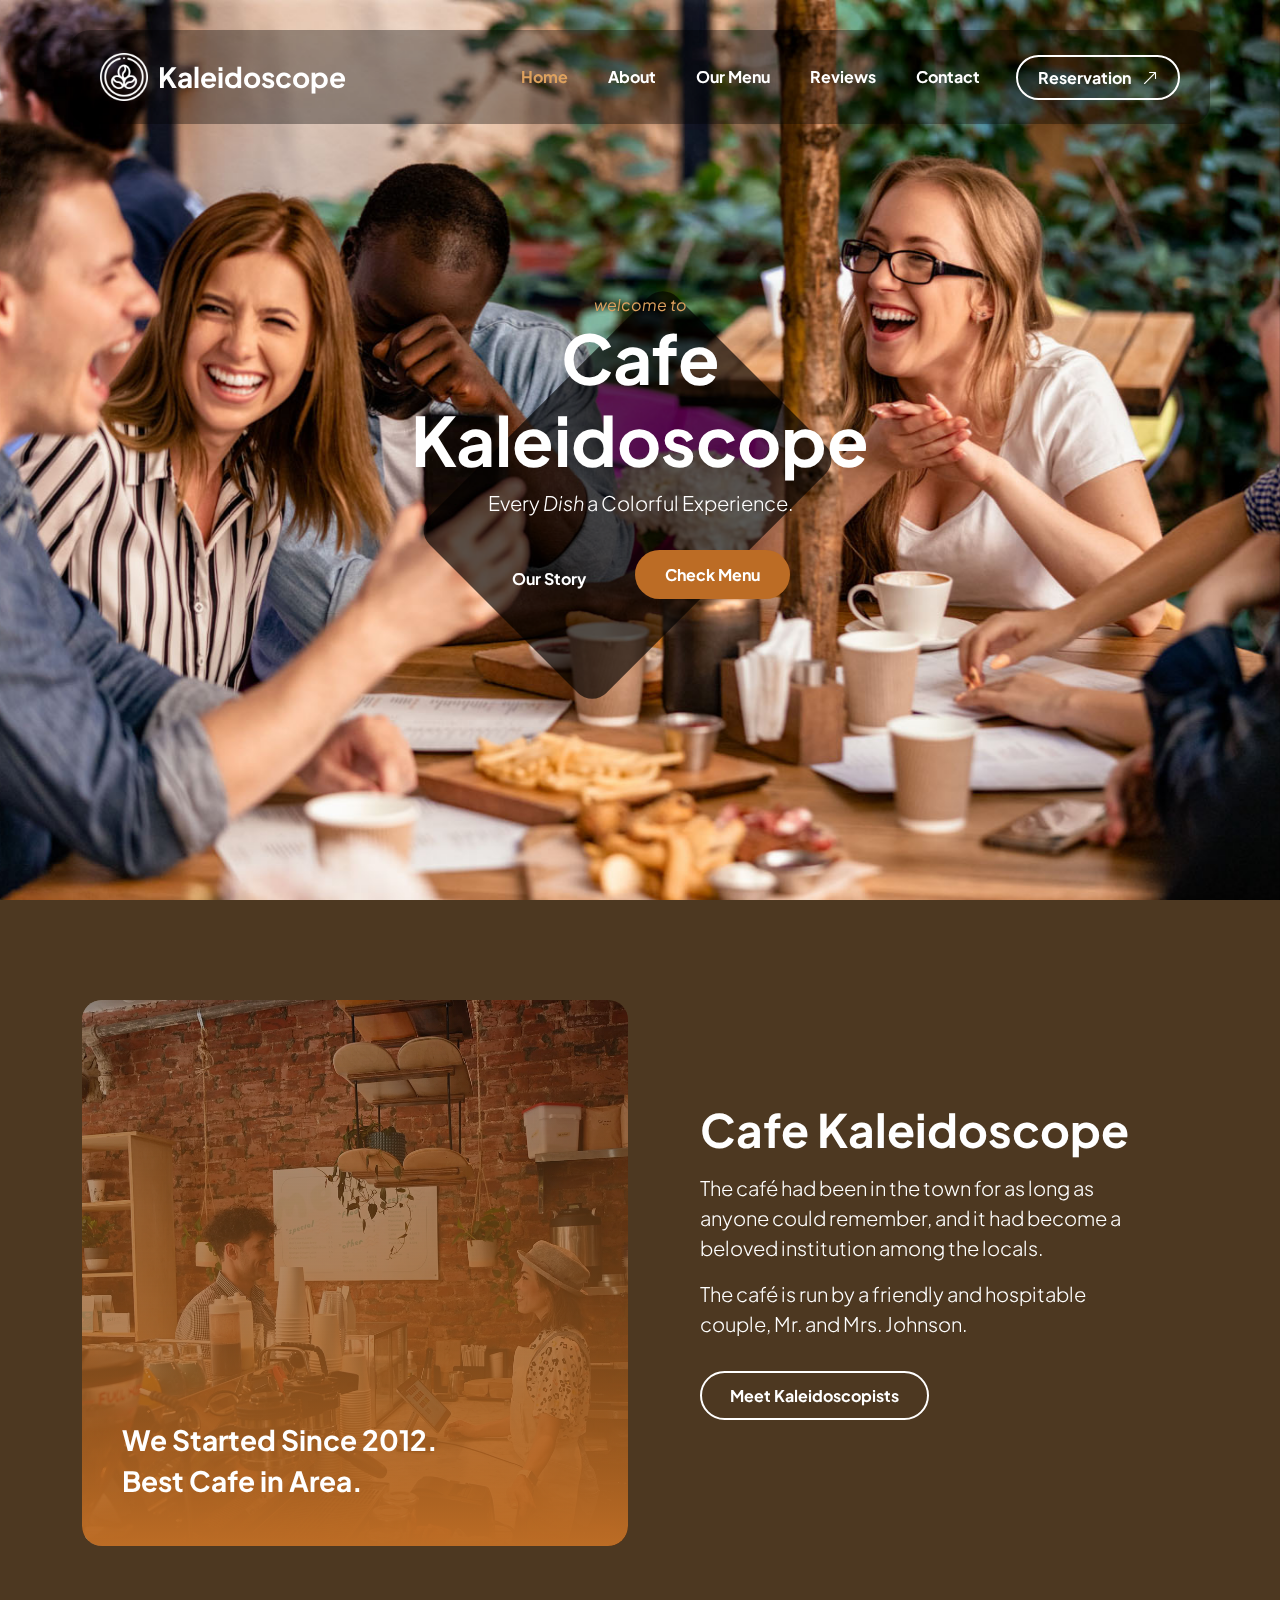
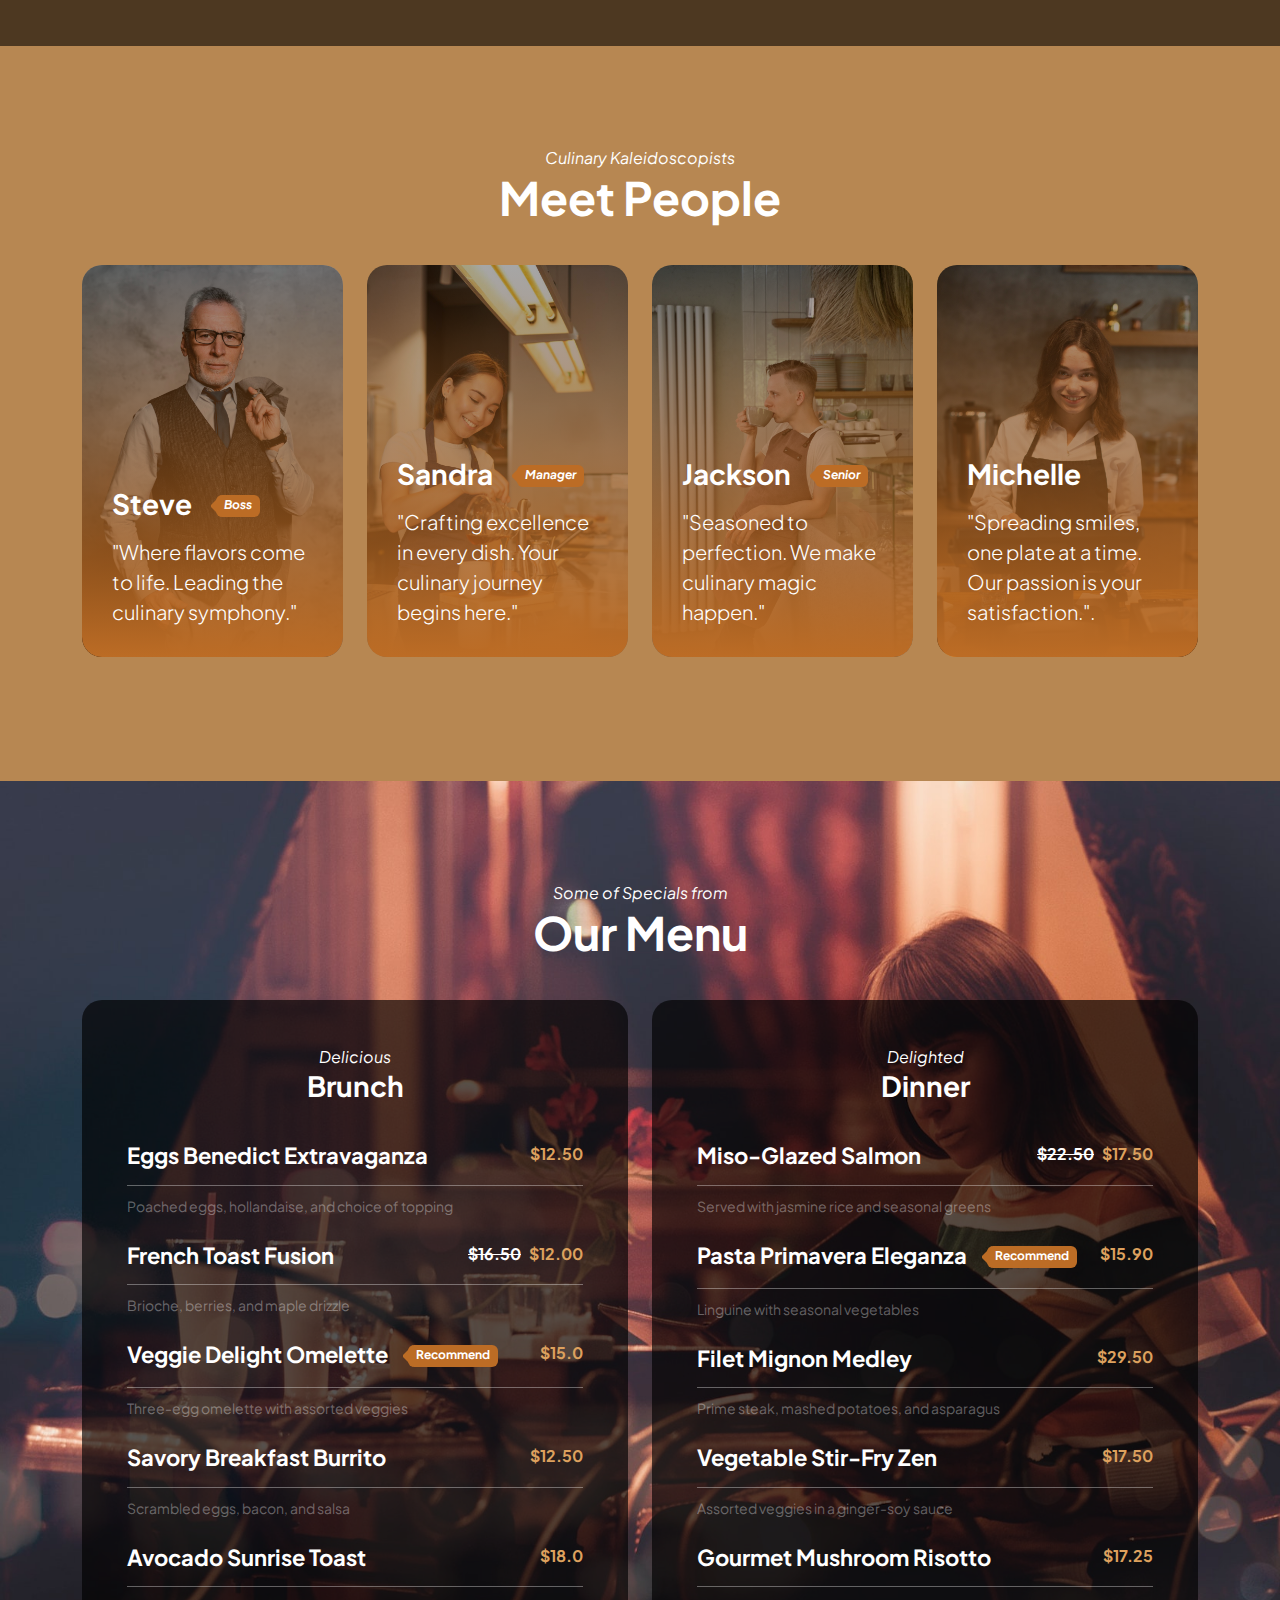
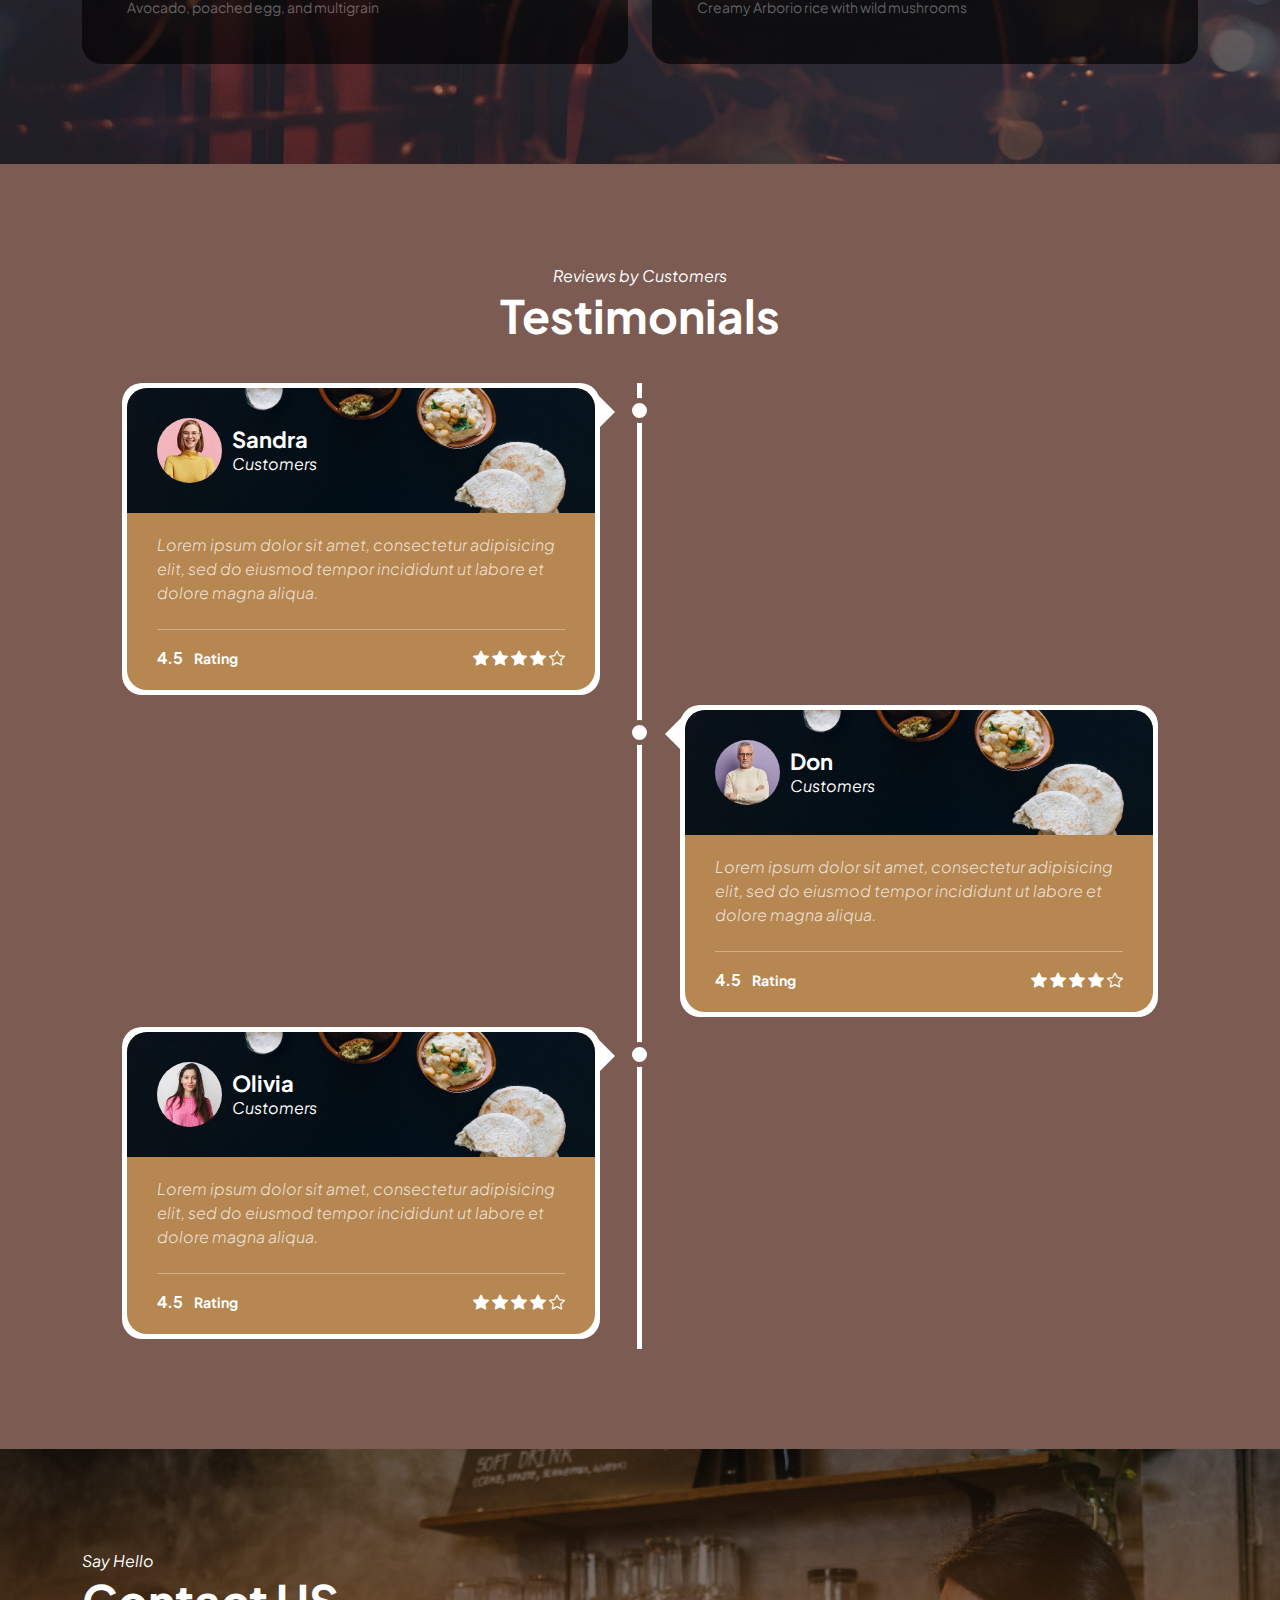
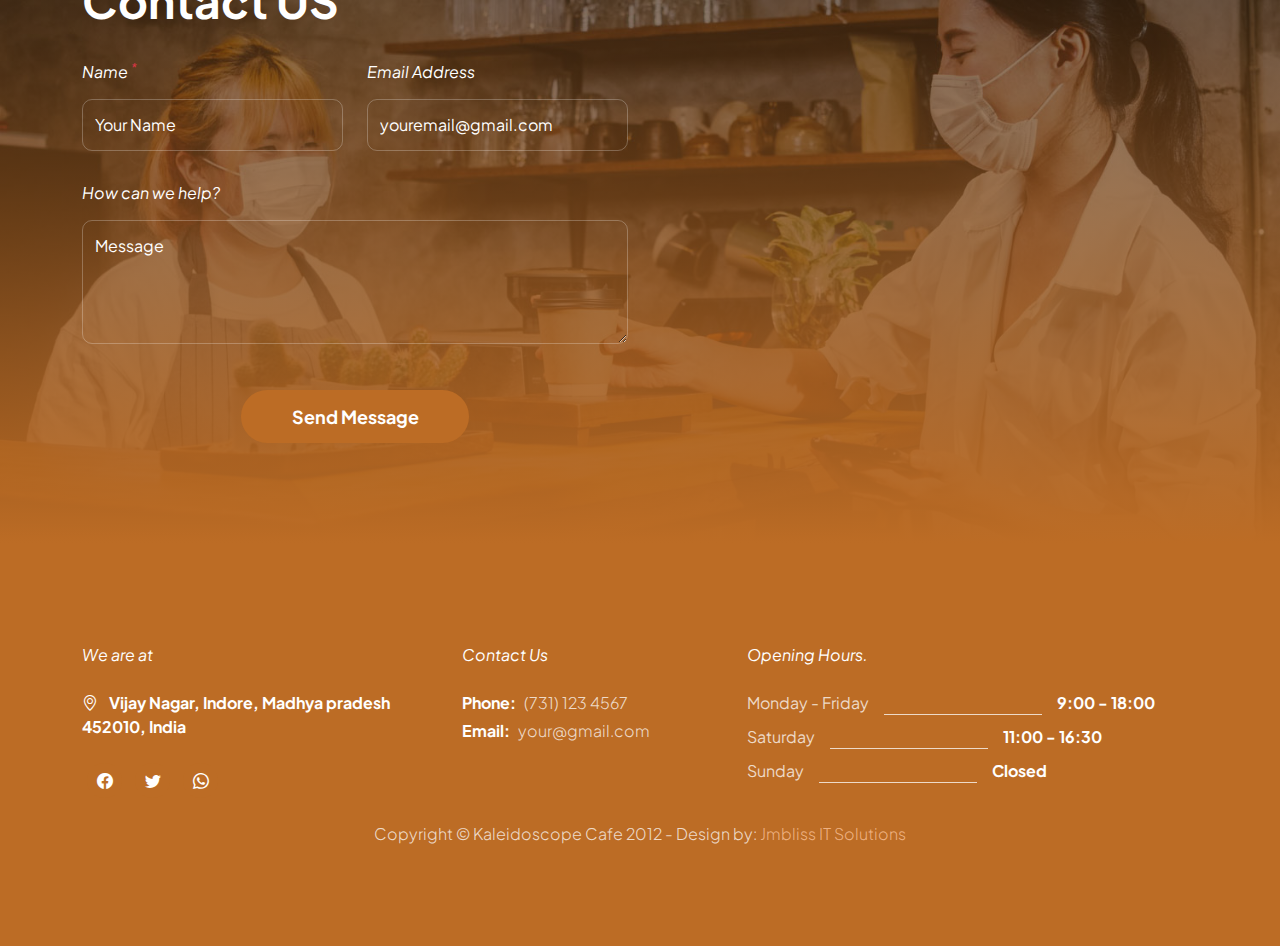
<file: index.html>
<!doctype html>
<html lang="en">
    <head>
        <meta charset="utf-8">
        <meta name="viewport" content="width=device-width, initial-scale=1">

        <meta name="description" content="">
        <meta name="author" content="">

        <title>Cafe Kaleidoscope HTML CSS Template</title>

        <!-- CSS FILES -->                
        <link rel="preconnect" href="https://fonts.googleapis.com">
        
        <link rel="preconnect" href="https://fonts.gstatic.com" crossorigin>

        <link href="https://fonts.googleapis.com/css2?family=Plus+Jakarta+Sans:ital,wght@0,200;0,400;0,600;0,700;1,200;1,700&display=swap" rel="stylesheet">
            
        <link href="css/bootstrap.min.css" rel="stylesheet">

        <link href="css/bootstrap-icons.css" rel="stylesheet">

        <link href="css/vegas.min.css" rel="stylesheet">

        <link href="css/style.css" rel="stylesheet">
        
<!--
Cafe Kaleidoscope HTML CSS Template

by JMBLISS IT SOLUTIONS reach us @https://jmbliss.com/

-->
    </head>
    
    <body>
                
            <main>
                <nav class="navbar navbar-expand-lg">                
                    <div class="container">
                        <a class="navbar-brand d-flex align-items-center" href="index.html">
                            <img src="images/coffee-beans.png" class="navbar-brand-image img-fluid" alt="Kaleidoscope Cafe Template">
                            Kaleidoscope
                        </a>
        
                        <button class="navbar-toggler" type="button" data-bs-toggle="collapse" data-bs-target="#navbarNav" aria-controls="navbarNav" aria-expanded="false" aria-label="Toggle navigation">
                            <span class="navbar-toggler-icon"></span>
                        </button>
        
                        <div class="collapse navbar-collapse" id="navbarNav">
                            <ul class="navbar-nav ms-lg-auto">
                                <li class="nav-item">
                                    <a class="nav-link click-scroll" href="#section_1">Home</a>
                                </li>
        
                                <li class="nav-item">
                                    <a class="nav-link click-scroll" href="#section_2">About</a>
                                </li>

                                <li class="nav-item">
                                    <a class="nav-link click-scroll" href="#section_3">Our Menu</a>
                                </li>

                                <li class="nav-item">
                                    <a class="nav-link click-scroll" href="#section_4">Reviews</a>
                                </li>

                                <li class="nav-item">
                                    <a class="nav-link click-scroll" href="#section_5">Contact</a>
                                </li>
                            </ul>

                            <div class="ms-lg-3">
                                <a class="btn custom-btn custom-border-btn" href="reservation.html">
                                    Reservation
                                    <i class="bi-arrow-up-right ms-2"></i>
                                </a>
                            </div>
                        </div>
                    </div>
                </nav>


                <section class="hero-section d-flex justify-content-center align-items-center" id="section_1">

                    <div class="container">
                        <div class="row align-items-center">

                            <div class="col-lg-6 col-12 mx-auto">
                                <em class="small-text">welcome to </em>
                                
                                <h1>Cafe Kaleidoscope</h1>

                                <p class="text-white mb-4 pb-lg-2">
                                    Every <em>Dish</em> a Colorful Experience.
                                </p>

                                <a class="btn custom-btn custom-border-btn smoothscroll me-3" href="#section_2">
                                    Our Story
                                </a>

                                <a class="btn custom-btn smoothscroll me-2 mb-2" href="#section_3"><strong>Check Menu</strong></a>
                            </div>

                        </div>
                    </div>

                    <div class="hero-slides"></div>
                </section>


                <section class="about-section section-padding" id="section_2">
                    <div class="section-overlay"></div>
                    <div class="container">
                        <div class="row align-items-center">

                            <div class="col-lg-6 col-12">
                                <div class="ratio ratio-1x1">
                                    <video autoplay="" loop="" muted="" class="custom-video" poster="">
                                        <source src="videos/pexels-mike-jones-9046237.mp4" type="video/mp4">

                                        Your browser does not support the video tag.
                                    </video>

                                    <div class="about-video-info d-flex flex-column">
                                        <h4 class="mt-auto">We Started Since 2012.</h4>

                                        <h4>Best Cafe in Area.</h4>
                                    </div>
                                </div>
                            </div>

                            <div class="col-lg-5 col-12 mt-4 mt-lg-0 mx-auto">

                                <h2 class="text-white mb-3">Cafe Kaleidoscope</h2>

                                <p class="text-white">The café had been in the town for as long as anyone could remember, and it had become a beloved institution among the locals.</p>

                                <p class="text-white">The café is run by a friendly and hospitable couple, Mr. and Mrs. Johnson.</p>

                                <a href="#kaleidoscopists-team" class="smoothscroll btn custom-btn custom-border-btn mt-3 mb-4">Meet Kaleidoscopists</a>
                            </div>

                        </div>
                    </div>
                </section>


                <section class="barista-section section-padding section-bg" id="kaleidoscopists-team">
                    <div class="container">
                        <div class="row justify-content-center">

                            <div class="col-lg-12 col-12 text-center mb-4 pb-lg-2">
                                <em class="text-white">Culinary Kaleidoscopists</em>

                                <h2 class="text-white">Meet People</h2>
                            </div>

                            <div class="col-lg-3 col-md-6 col-12 mb-4">
                                <div class="team-block-wrap">
                                    <div class="team-block-info d-flex flex-column">
                                        <div class="d-flex mt-auto mb-3">
                                            <h4 class="text-white mb-0">Steve</h4>

                                            <p class="badge ms-4"><em>Boss</em></p>
                                        </div>

                                        <p class="text-white mb-0">"Where flavors come to life. Leading the culinary symphony."</p>
                                    </div>

                                    <div class="team-block-image-wrap">
                                        <img src="images/team/portrait-elegant-old-man-wearing-suit.jpg" class="team-block-image img-fluid" alt="">
                                    </div>
                                </div>
                            </div>

                            <div class="col-lg-3 col-md-6 col-12 mb-4">
                                <div class="team-block-wrap">
                                    <div class="team-block-info d-flex flex-column">
                                        <div class="d-flex mt-auto mb-3">
                                            <h4 class="text-white mb-0">Sandra</h4>

                                            <p class="badge ms-4"><em>Manager</em></p>
                                        </div>

                                        <p class="text-white mb-0">"Crafting excellence in every dish. Your culinary journey begins here."</p>
                                    </div>

                                    <div class="team-block-image-wrap">
                                        <img src="images/team/cute-korean-barista-girl-pouring-coffee-prepare-filter-batch-brew-pour-working-cafe.jpg" class="team-block-image img-fluid" alt="">
                                    </div>
                                </div>
                            </div>

                            <div class="col-lg-3 col-md-6 col-12 mb-4">
                                <div class="team-block-wrap">
                                    <div class="team-block-info d-flex flex-column">
                                        <div class="d-flex mt-auto mb-3">
                                            <h4 class="text-white mb-0">Jackson</h4>

                                            <p class="badge ms-4"><em>Senior</em></p>
                                        </div>

                                        <p class="text-white mb-0">"Seasoned to perfection. We make culinary magic happen."</p>
                                    </div>

                                    <div class="team-block-image-wrap">
                                        <img src="images/team/small-business-owner-drinking-coffee.jpg" class="team-block-image img-fluid" alt="">
                                    </div>
                                </div>
                            </div>

                            <div class="col-lg-3 col-md-6 col-12">
                                <div class="team-block-wrap">
                                    <div class="team-block-info d-flex flex-column">
                                        <div class="d-flex mt-auto mb-3">
                                            <h4 class="text-white mb-0">Michelle</h4>

                                        </div>

                                        <p class="text-white mb-0">"Spreading smiles, one plate at a time. Our passion is your satisfaction.".</p>
                                    </div>

                                    <div class="team-block-image-wrap">
                                        <img src="images/team/smiley-business-woman-working-cashier.jpg" class="team-block-image img-fluid" alt="">
                                    </div>
                                </div>
                            </div>

                        </div>
                    </div>
                </section>


                <section class="menu-section section-padding" id="section_3">
                    <div class="container">
                        <div class="row">
                            <div class="col-lg-12 col-12 text-center mb-4 pb-lg-2">
                                <em class="text-white">Some of Specials from</em>

                                <h2 class="text-white">Our Menu</h2>
                            </div>

                            <div class="col-lg-6 col-12 mb-4 mb-lg-0">
                                <div class="menu-block-wrap">
                                    <div class="text-center mb-4 pb-lg-2">
                                        <em class="text-white">Delicious</em>
                                        <h4 class="text-white">Brunch</h4>
                                    </div>

                                    <div class="menu-block">
                                        <div class="d-flex">
                                            <h6>Eggs Benedict Extravaganza</h6>
                                        
                                            <span class="underline"></span>

                                            <strong class="ms-auto">$12.50</strong>
                                        </div>

                                        <div class="border-top mt-2 pt-2">
                                            <small>Poached eggs, hollandaise, and choice of topping</small>
                                        </div>
                                    </div>

                                    <div class="menu-block my-4">
                                        <div class="d-flex">
                                            <h6>
                                                French Toast Fusion 
                                            </h6>
                                        
                                            <span class="underline"></span>

                                            <strong class="text-white ms-auto"><del>$16.50</del></strong>

                                            <strong class="ms-2">$12.00</strong>
                                        </div>

                                        <div class="border-top mt-2 pt-2">
                                            <small>Brioche, berries, and maple drizzle</small>
                                        </div>
                                    </div>

                                    <div class="menu-block">
                                        <div class="d-flex">
                                            <h6>Veggie Delight Omelette
                                                <span class="badge ms-3">Recommend</span>
                                            </h6>
                                        
                                            <span class="underline"></span>

                                            <strong class="ms-auto">$15.0</strong>
                                        </div>

                                        <div class="border-top mt-2 pt-2">
                                            <small>Three-egg omelette with assorted veggies</small>
                                        </div>
                                    </div>

                                    <div class="menu-block my-4">
                                        <div class="d-flex">
                                            <h6>Savory Breakfast Burrito</h6>
                                        
                                            <span class="underline"></span>

                                            <strong class="ms-auto">$12.50</strong>
                                        </div>

                                        <div class="border-top mt-2 pt-2">
                                            <small>Scrambled eggs, bacon, and salsa</small>
                                        </div>
                                    </div>

                                    <div class="menu-block">
                                        <div class="d-flex">
                                            <h6>Avocado Sunrise Toast</h6>
                                        
                                            <span class="underline"></span>

                                            <strong class="ms-auto">$18.0</strong>
                                        </div>

                                        <div class="border-top mt-2 pt-2">
                                            <small>Avocado, poached egg, and multigrain</small>
                                        </div>
                                    </div>
                                </div>
                            </div>

                            <div class="col-lg-6 col-12">
                                <div class="menu-block-wrap">
                                    <div class="text-center mb-4 pb-lg-2">
                                        <em class="text-white">Delighted</em>
                                        <h4 class="text-white">Dinner</h4>
                                    </div>

                                    <div class="menu-block">
                                        <div class="d-flex">
                                            <h6>Miso-Glazed Salmon</h6>
                                        
                                            <span class="underline"></span>

                                            <strong class="text-white ms-auto"><del>$22.50</del></strong>

                                            <strong class="ms-2">$17.50</strong>
                                        </div>

                                        <div class="border-top mt-2 pt-2">
                                            <small>Served with jasmine rice and seasonal greens</small>
                                        </div>
                                    </div>

                                    <div class="menu-block my-4">
                                        <div class="d-flex">
                                            <h6>
                                                Pasta Primavera Eleganza
                                                <span class="badge ms-3">Recommend</span>
                                            </h6>
                                        
                                            <span class="underline"></span>

                                            <strong class="ms-auto">$15.90</strong>
                                        </div>

                                        <div class="border-top mt-2 pt-2">
                                            <small>Linguine with seasonal vegetables</small>
                                        </div>
                                    </div>

                                    <div class="menu-block">
                                        <div class="d-flex">
                                            <h6>Filet Mignon Medley</h6>
                                        
                                            <span class="underline"></span>

                                            <strong class="ms-auto">$29.50</strong>
                                        </div>

                                        <div class="border-top mt-2 pt-2">
                                            <small>Prime steak, mashed potatoes, and asparagus</small>
                                        </div>
                                    </div>

                                    <div class="menu-block my-4">
                                        <div class="d-flex">
                                            <h6>Vegetable Stir-Fry Zen</h6>
                                        
                                            <span class="underline"></span>

                                            <strong class="ms-auto">$17.50</strong>
                                        </div>

                                        <div class="border-top mt-2 pt-2">
                                            <small>Assorted veggies in a ginger-soy sauce</small>
                                        </div>
                                    </div>

                                    <div class="menu-block">
                                        <div class="d-flex">
                                            <h6>Gourmet Mushroom Risotto</h6>
                                        
                                            <span class="underline"></span>

                                            <strong class="ms-auto">$17.25</strong>
                                        </div>

                                        <div class="border-top mt-2 pt-2">
                                            <small>Creamy Arborio rice with wild mushrooms</small>
                                        </div>
                                    </div>
                                </div>
                            </div>

                        </div>
                    </div>
                </section>


                <section class="reviews-section section-padding section-bg" id="section_4">
                    <div class="container">
                        <div class="row justify-content-center">

                            <div class="col-lg-12 col-12 text-center mb-4 pb-lg-2">
                                <em class="text-white">Reviews by Customers</em>

                                <h2 class="text-white">Testimonials</h2>
                            </div>

                            <div class="timeline">
                                <div class="timeline-container timeline-container-left">
                                    <div class="timeline-content">
                                        <div class="reviews-block">
                                            <div class="reviews-block-image-wrap d-flex align-items-center">
                                                <img src="images/reviews/young-woman-with-round-glasses-yellow-sweater.jpg" class="reviews-block-image img-fluid" alt="">

                                                <div class="">
                                                    <h6 class="text-white mb-0">Sandra</h6>
                                                    <em class="text-white"> Customers</em>
                                                </div>
                                            </div>

                                            <div class="reviews-block-info">
                                                <p>Lorem ipsum dolor sit amet, consectetur adipisicing elit, sed do eiusmod tempor incididunt ut labore et dolore magna aliqua.</p>

                                                <div class="d-flex border-top pt-3 mt-4">
                                                    <strong class="text-white">4.5 <small class="ms-2">Rating</small></strong>

                                                    <div class="reviews-group ms-auto">
                                                        <i class="bi-star-fill"></i>
                                                        <i class="bi-star-fill"></i>
                                                        <i class="bi-star-fill"></i>
                                                        <i class="bi-star-fill"></i>
                                                        <i class="bi-star"></i>
                                                    </div>
                                                </div>
                                            </div>
                                        </div>
                                    </div>
                                </div>

                                <div class="timeline-container timeline-container-right">
                                    <div class="timeline-content">
                                        <div class="reviews-block">
                                            <div class="reviews-block-image-wrap d-flex align-items-center">
                                                <img src="images/reviews/senior-man-white-sweater-eyeglasses.jpg" class="reviews-block-image img-fluid" alt="">

                                                <div class="">
                                                    <h6 class="text-white mb-0">Don</h6>
                                                    <em class="text-white"> Customers</em>
                                                </div>
                                            </div>

                                            <div class="reviews-block-info">
                                                <p>Lorem ipsum dolor sit amet, consectetur adipisicing elit, sed do eiusmod tempor incididunt ut labore et dolore magna aliqua.</p>

                                                <div class="d-flex border-top pt-3 mt-4">
                                                    <strong class="text-white">4.5 <small class="ms-2">Rating</small></strong>

                                                    <div class="reviews-group ms-auto">
                                                        <i class="bi-star-fill"></i>
                                                        <i class="bi-star-fill"></i>
                                                        <i class="bi-star-fill"></i>
                                                        <i class="bi-star-fill"></i>
                                                        <i class="bi-star"></i>
                                                    </div>
                                                </div>
                                            </div>
                                        </div>
                                    </div>
                                </div>

                                <div class="timeline-container timeline-container-left">
                                    <div class="timeline-content">
                                        <div class="reviews-block">
                                            <div class="reviews-block-image-wrap d-flex align-items-center">
                                                <img src="images/reviews/young-beautiful-woman-pink-warm-sweater-natural-look-smiling-portrait-isolated-long-hair.jpg" class="reviews-block-image img-fluid" alt="">

                                                <div class="">
                                                    <h6 class="text-white mb-0">Olivia</h6>
                                                    <em class="text-white"> Customers</em>
                                                </div>
                                            </div>

                                            <div class="reviews-block-info">
                                                <p>Lorem ipsum dolor sit amet, consectetur adipisicing elit, sed do eiusmod tempor incididunt ut labore et dolore magna aliqua.</p>

                                                <div class="d-flex border-top pt-3 mt-4">
                                                    <strong class="text-white">4.5 <small class="ms-2">Rating</small></strong>

                                                    <div class="reviews-group ms-auto">
                                                        <i class="bi-star-fill"></i>
                                                        <i class="bi-star-fill"></i>
                                                        <i class="bi-star-fill"></i>
                                                        <i class="bi-star-fill"></i>
                                                        <i class="bi-star"></i>
                                                    </div>
                                                </div>
                                            </div>
                                        </div>
                                    </div>
                                </div>
                            </div>

                        </div>
                    </div>
                </section>


                <section class="contact-section section-padding" id="section_5">
                    <div class="container">
                        <div class="row">   

                            <div class="col-lg-12 col-12">
                                <em class="text-white">Say Hello</em>
                                <h2 class="text-white mb-4 pb-lg-2">Contact US</h2>
                            </div>

                            <div class="col-lg-6 col-12">
                                <form action="#" method="post" class="custom-form contact-form" role="form">

                                <div class="row">
                                    
                                    <div class="col-lg-6 col-12">
                                        <label for="name" class="form-label">Name <sup class="text-danger">*</sup></label>

                                        <input type="text" name="name" id="name" class="form-control" placeholder="Your Name" required="">
                                    </div>

                                    <div class="col-lg-6 col-12">
                                        <label for="email" class="form-label">Email Address</label>

                                        <input type="email" name="email" id="email" pattern="[^ @]*@[^ @]*" class="form-control" placeholder="youremail@gmail.com" required="">
                                    </div>

                                    <div class="col-12">
                                        <label for="message" class="form-label">How can we help?</label>

                                        <textarea name="message" rows="4" class="form-control" id="message" placeholder="Message" required=""></textarea>
                                        
                                    </div>
                                </div>

                                <div class="col-lg-5 col-12 mx-auto mt-3">
                                    <button type="submit" class="form-control">Send Message</button>
                                </div>
                            </form>
                            </div>

                            <div class="col-lg-6 col-12 mx-auto mt-5 mt-lg-0 ps-lg-5">
                                <iframe class="google-map" src="https://www.google.com/maps/embed?pb=!1m18!1m12!1m3!1d7801.3864075870015!2d75.89292871488786!3d22.75173246779344!2m3!1f0!2f0!3f0!3m2!1i1024!2i768!4f13.1!3m3!1m2!1s0x396302af403406fb%3A0x5b50834b117f8bab!2sVijay%20Nagar%2C%20Indore%2C%20Madhya%20Pradesh%20452010!5e1!3m2!1sen!2sin!4v1695466822869!5m2!1sen!2sin" width="100%" height="300" style="border:0;" allowfullscreen="" loading="lazy" referrerpolicy="no-referrer-when-downgrade"></iframe>  
                            </div>

                        </div>
                    </div>
                </section>


                <footer class="site-footer">
                    <div class="container">
                        <div class="row">

                            <div class="col-lg-4 col-12 me-auto">
                                <em class="text-white d-block mb-4">We are at</em>

                                <strong class="text-white">
                                    <i class="bi-geo-alt me-2"></i>
                                    Vijay Nagar, Indore, Madhya pradesh 452010, India
                                </strong>

                                <ul class="social-icon mt-4">
                                    <li class="social-icon-item">
                                        <a href="#" class="social-icon-link bi-facebook">
                                        </a>
                                    </li>
        
                                    <li class="social-icon-item">
                                        <a href="#" target="_new" class="social-icon-link bi-twitter">
                                        </a>
                                    </li>

                                    <li class="social-icon-item">
                                        <a href="#" class="social-icon-link bi-whatsapp">
                                        </a>
                                    </li>
                                </ul>
                            </div>

                            <div class="col-lg-3 col-12 mt-4 mb-3 mt-lg-0 mb-lg-0">
                                <em class="text-white d-block mb-4">Contact Us</em>

                                <p class="d-flex mb-1">
                                    <strong class="me-2">Phone:</strong>
                                    <a href="tel: 305-240-9671" class="site-footer-link">
                                        (731) 
                                        123 4567
                                    </a>
                                </p>

                                <p class="d-flex">
                                    <strong class="me-2">Email:</strong>

                                    <a href="mailto:info@yourgmail.com" class="site-footer-link">
                                        your@gmail.com
                                    </a>
                                </p>
                            </div>


                            <div class="col-lg-5 col-12">
                                <em class="text-white d-block mb-4">Opening Hours.</em>

                                <ul class="opening-hours-list">
                                    <li class="d-flex">
                                        Monday - Friday
                                        <span class="underline"></span>

                                        <strong>9:00 - 18:00</strong>
                                    </li>

                                    <li class="d-flex">
                                        Saturday
                                        <span class="underline"></span>

                                        <strong>11:00 - 16:30</strong>
                                    </li>

                                    <li class="d-flex">
                                        Sunday
                                        <span class="underline"></span>

                                        <strong>Closed</strong>
                                    </li>
                                </ul>
                            </div>

                            <div class="col-lg-8 col-12 mt-4">
                                <p class="copyright-text mb-0">Copyright © Kaleidoscope Cafe 2012 
                                    - Design by: <a rel="sponsored" href="https://jmbliss.com/" target="_blank">Jmbliss IT Solutions</a></p>
                            </div>
                    </div>
                </footer>
            </main>

        <!-- JAVASCRIPT FILES -->
        <script src="js/jquery.min.js"></script>
        <script src="js/bootstrap.min.js"></script>
        <script src="js/jquery.sticky.js"></script>
        <script src="js/click-scroll.js"></script>
        <script src="js/vegas.min.js"></script>
        <script src="js/custom.js"></script>

    </body>
</html>
</file>
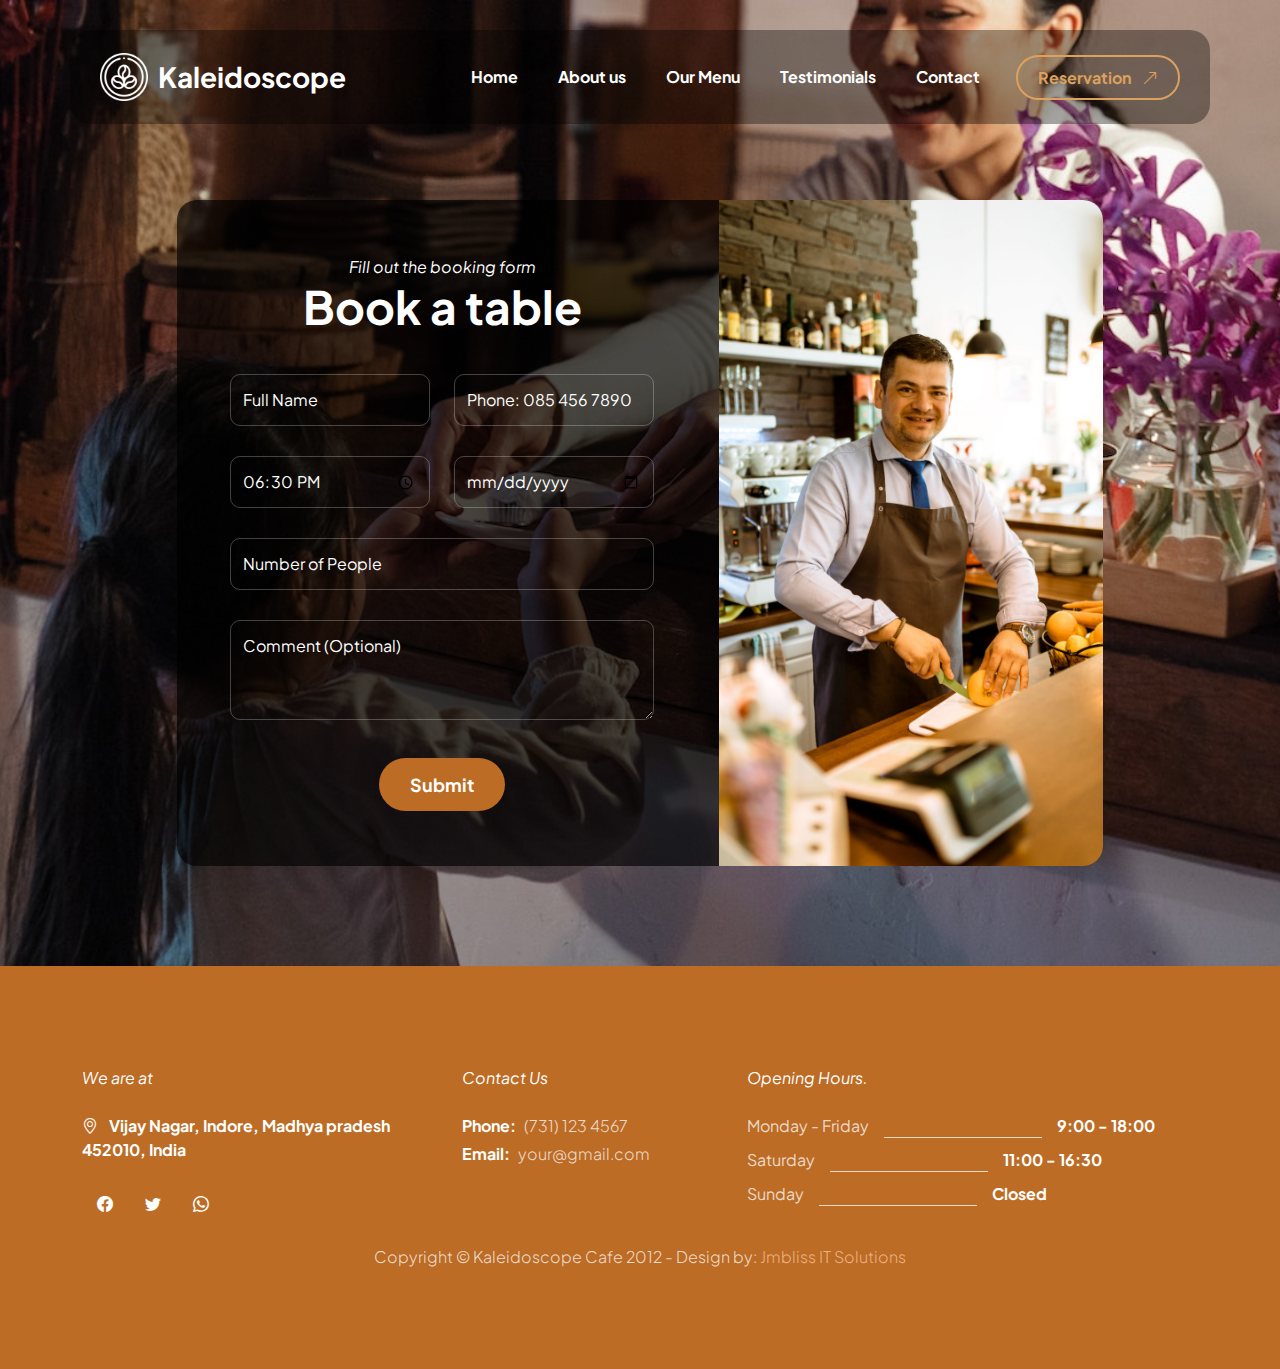
<file: reservation.html>
<!doctype html>
<html lang="en">
    <head>
        <meta charset="utf-8">
        <meta name="viewport" content="width=device-width, initial-scale=1">

        <meta name="description" content="">
        <meta name="author" content="">

        <title>Cafe Kaleidoscope - HTML Reservation Form</title>

        <!-- CSS FILES -->                
        <link rel="preconnect" href="https://fonts.googleapis.com">
        
        <link rel="preconnect" href="https://fonts.gstatic.com" crossorigin>

        <link href="https://fonts.googleapis.com/css2?family=Plus+Jakarta+Sans:ital,wght@0,200;0,400;0,600;0,700;1,200;1,700&display=swap" rel="stylesheet">
            
        <link href="css/bootstrap.min.css" rel="stylesheet">

        <link href="css/bootstrap-icons.css" rel="stylesheet">

        <link href="css/vegas.min.css" rel="stylesheet">

        <link href="css/style.css" rel="stylesheet">
<!--
Cafe Kaleidoscope HTML CSS Template

by JMBLISS IT SOLUTIONS reach us @https://jmbliss.com/

-->
    </head>
    
    <body class="reservation-page">
                
            <main>
                <nav class="navbar navbar-expand-lg">                
                    <div class="container">
                        <a class="navbar-brand d-flex align-items-center" href="index.html">
                            <img src="images/coffee-beans.png" class="navbar-brand-image img-fluid" alt="">
                            Kaleidoscope
                        </a>
        
                        <button class="navbar-toggler" type="button" data-bs-toggle="collapse" data-bs-target="#navbarNav" aria-controls="navbarNav" aria-expanded="false" aria-label="Toggle navigation">
                            <span class="navbar-toggler-icon"></span>
                        </button>
        
                        <div class="collapse navbar-collapse" id="navbarNav">
                            <ul class="navbar-nav ms-lg-auto">
                                <li class="nav-item">
                                    <a class="nav-link" href="index.html#section_1">Home</a>
                                </li>
        
                                <li class="nav-item">
                                    <a class="nav-link" href="index.html#section_2">About us</a>
                                </li>

                                <li class="nav-item">
                                    <a class="nav-link" href="index.html#section_3">Our Menu</a>
                                </li>

                                <li class="nav-item">
                                    <a class="nav-link" href="index.html#section_4">Testimonials</a>
                                </li>

                                <li class="nav-item">
                                    <a class="nav-link" href="index.html#section_5">Contact</a>
                                </li>
                            </ul>

                            <div class="ms-lg-3">
                                <a class="btn custom-btn custom-border-btn" href="reservation.html">
                                    Reservation
                                    <i class="bi-arrow-up-right ms-2"></i>
                                </a>
                            </div>
                        </div>
                    </div>
                </nav>
                

                <section class="booking-section section-padding">
                <div class="container">
                    <div class="row">

                        <div class="col-lg-10 col-12 mx-auto">
                            <div class="booking-form-wrap">
                                <div class="row">
                                    <div class="col-lg-7 col-12 p-0">
                                        <form class="custom-form booking-form" action="#" method="post" role="form">
                                            <div class="text-center mb-4 pb-lg-2">
                                                <em class="text-white">Fill out the booking form</em>

                                                <h2 class="text-white">Book a table</h2>
                                            </div>

                                            <div class="booking-form-body">
                                                <div class="row">
                                                    <div class="col-lg-6 col-12">
                                                        <input type="text" name="booking-form-name" id="booking-form-name" class="form-control" placeholder="Full Name" required>
                                                    </div>

                                                    <div class="col-lg-6 col-12">
                                                        <input type="tel" class="form-control" name="booking-form-phone" placeholder="Phone: 085 456 7890" pattern="[0-9]{3}-[0-9]{3}-[0-9]{4}" required="">
                                                    </div>

                                                    <div class="col-lg-6 col-12">
                                                        <input class="form-control" type="time" name="booking-form-time" value="18:30">
                                                    </div>

                                                    <div class="col-lg-6 col-12">
                                                        <input type="date" name="booking-form-date" id="booking-form-date" class="form-control" placeholder="Date" required="">
                                                    </div>

                                                    <div class="col-lg-12 col-12">
                                                        <input type="number" name="booking-form-number" id="booking-form-number" class="form-control" placeholder="Number of People" required="">

                                                        <textarea name="booking-form-message" rows="3" class="form-control" id="booking-form-message" placeholder="Comment (Optional)"></textarea>
                                                    </div>

                                                    <div class="col-lg-4 col-md-10 col-8 mx-auto mt-2">
                                                        <button type="submit" class="form-control">Submit</button>
                                                    </div>
                                                </div>
                                            </div>
                                        </form>
                                    </div>

                                    <div class="col-lg-5 col-12 p-0">
                                        <div class="booking-form-image-wrap">
                                            
                                            <img src="images/barman-with-fruits.jpg" class="booking-form-image img-fluid" alt="">
                                        </div>

                                    </div>
                                </div>
                            </div>

                        </div>
                    </div>
                </section>


                <footer class="site-footer">
                    <div class="container">
                        <div class="row">

                            <div class="col-lg-4 col-12 me-auto">
                                <em class="text-white d-block mb-4">We are at</em>

                                <strong class="text-white">
                                    <i class="bi-geo-alt me-2"></i>
                                    Vijay Nagar, Indore, Madhya pradesh 452010, India
                                </strong>

                                <ul class="social-icon mt-4">
                                    <li class="social-icon-item">
                                        <a href="#" class="social-icon-link bi-facebook">
                                        </a>
                                    </li>
        
                                    <li class="social-icon-item">
                                        <a href="#" target="_new" class="social-icon-link bi-twitter">
                                        </a>
                                    </li>

                                    <li class="social-icon-item">
                                        <a href="#" class="social-icon-link bi-whatsapp">
                                        </a>
                                    </li>
                                </ul>
                            </div>

                            <div class="col-lg-3 col-12 mt-4 mb-3 mt-lg-0 mb-lg-0">
                                <em class="text-white d-block mb-4">Contact Us</em>

                                <p class="d-flex mb-1">
                                    <strong class="me-2">Phone:</strong>
                                    <a href="tel: 305-240-9671" class="site-footer-link">
                                        (731) 
                                        123 4567
                                    </a>
                                </p>

                                <p class="d-flex">
                                    <strong class="me-2">Email:</strong>

                                    <a href="mailto:info@yourgmail.com" class="site-footer-link">
                                        your@gmail.com
                                    </a>
                                </p>
                            </div>


                            <div class="col-lg-5 col-12">
                                <em class="text-white d-block mb-4">Opening Hours.</em>

                                <ul class="opening-hours-list">
                                    <li class="d-flex">
                                        Monday - Friday
                                        <span class="underline"></span>

                                        <strong>9:00 - 18:00</strong>
                                    </li>

                                    <li class="d-flex">
                                        Saturday
                                        <span class="underline"></span>

                                        <strong>11:00 - 16:30</strong>
                                    </li>

                                    <li class="d-flex">
                                        Sunday
                                        <span class="underline"></span>

                                        <strong>Closed</strong>
                                    </li>
                                </ul>
                            </div>

                            <div class="col-lg-8 col-12 mt-4">
                                <p class="copyright-text mb-0">Copyright © Kaleidoscope Cafe 2012 
                                    - Design by: <a rel="sponsored" href="https://jmbliss.com/" target="_blank">Jmbliss IT Solutions</a></p>
                            </div>

                    </div>
                </footer>
            </main>


        <!-- JAVASCRIPT FILES -->
        <script src="js/jquery.min.js"></script>
        <script src="js/bootstrap.min.js"></script>
        <script src="js/jquery.sticky.js"></script>
        <script src="js/vegas.min.js"></script>
        <script src="js/custom.js"></script>

    </body>
</html>
</file>
<file: css/style.css>
/*

Cafe Kaleidoscope HTML CSS Template

by https://jmbliss.com/

*/

/*---------------------------------------
  CUSTOM PROPERTIES ( VARIABLES )             
-----------------------------------------*/
:root {
  --white-color:                  #ffffff;
  --primary-color:                #BC6C25;
  --secondary-color:              #DDA15E;
  --section-bg-color:             #b78752;
  --custom-btn-bg-color:          #BC6C25;
  --custom-btn-bg-hover-color:    #DDA15E;
  --dark-color:                   #000000;
  --p-color:                      #717275;
  --border-color:                 #7fffd4;
  --link-hover-color:             #E76F51;

  --body-font-family:             'Plus Jakarta Sans', sans-serif;

  --h1-font-size:                 68px;
  --h2-font-size:                 46px;
  --h3-font-size:                 32px;
  --h4-font-size:                 28px;
  --h5-font-size:                 24px;
  --h6-font-size:                 22px;
  --p-font-size:                  20px;
  --btn-font-size:                16px;
  --form-btn-font-size:           18px;
  --menu-font-size:               16px;

  --border-radius-large:          100px;
  --border-radius-medium:         20px;
  --border-radius-small:          10px;

  --font-weight-thin:             200;
  --font-weight-light:            300;
  --font-weight-normal:           400;
  --font-weight-bold:             700;
}

body {
  background-color: var(--white-color);
  font-family: var(--body-font-family); 
}


/*---------------------------------------
  TYPOGRAPHY               
-----------------------------------------*/

h2,
h3,
h4,
h5,
h6 {
  color: var(--dark-color);
}

h1,
h2,
h3,
h4,
h5,
h6 {
  font-weight: var(--font-weight-bold);
}

h1 {
  font-size: var(--h1-font-size);
}

h2 {
  font-size: var(--h2-font-size);
}

h3 {
  font-size: var(--h3-font-size);
}

h4 {
  font-size: var(--h4-font-size);
}

h5 {
  font-size: var(--h5-font-size);
}

h6 {
  font-size: var(--h6-font-size);
}

p {
  color: var(--p-color);
  font-size: var(--p-font-size);
  font-weight: var(--font-weight-light);
}

ul li {
  color: var(--p-color);
  font-size: var(--p-font-size);
  font-weight: var(--font-weight-light);
}

a, 
button {
  touch-action: manipulation;
  transition: all 0.3s;
}

a {
  display: inline-block;
  color: var(--primary-color);
  text-decoration: none;
}

a:hover {
  color: var(--link-hover-color);
}

b,
strong {
  font-weight: var(--font-weight-bold);
}


/*---------------------------------------
  SECTION               
-----------------------------------------*/
.section-padding {
  padding-top: 100px;
  padding-bottom: 100px;
}

.section-bg {
  background-color: var(--section-bg-color);
}

.section-overlay {
  background-color: var(--dark-color);
  position: absolute;
  z-index: 9;
  top: 0;
  left: 0;
  pointer-events: none;
  width: 100%;
  height: 100%;
  opacity: 0.65;
}

.section-overlay + .container {
  position: relative;
  z-index: 22;
}

.back-top-icon {
  font-size: var(--h2-font-size);
}


/*---------------------------------------
  TIMELINE               
-----------------------------------------*/
.timeline {
  position: relative;
  max-width: 1200px;
  margin: 0 auto;
}

.timeline::after {
  content: '';
  position: absolute;
  width: 5px;
  background-color: var(--white-color);
  top: 0;
  bottom: 0;
  left: 50%;
  margin-left: -3px;
}

.timeline-container {
  padding: 10px 40px;
  padding-top: 0;
  position: relative;
  background-color: inherit;
  width: 50%;
}

.timeline-container::after {
  content: '';
  position: absolute;
  width: 25px;
  height: 25px;
  right: -12px;
  background-color: var(--white-color);
  border: 5px solid #7c5c52;
  top: 15px;
  border-radius: 50%;
  z-index: 1;
}

.timeline-container-left {
  left: 0;
}

.timeline-container-right {
  left: 50%;
}

.timeline-container-left::before {
  content: " ";
  height: 0;
  position: absolute;
  top: 9px;
  width: 0;
  z-index: 1;
  right: 25px;
  border: medium solid white;
  border-width: 20px 0 20px 20px;
  border-color: transparent transparent transparent white;
}

.timeline-container-right::before {
  content: " ";
  height: 0;
  position: absolute;
  top: 9px;
  width: 0;
  z-index: 1;
  left: 25px;
  border: medium solid white;
  border-width: 20px 20px 20px 0;
  border-color: transparent white transparent transparent;
}

.timeline-container-right::after {
  left: -13px;
}

.timeline-content {
  padding: 5px;
  background-color: var(--white-color);
  position: relative;
  border-radius: var(--border-radius-medium);
}

@media screen and (max-width: 991px) {
  .timeline::after {
    left: 31px;
  }

  .timeline-container {
    width: 100%;
    padding-left: 70px;
    padding-right: 25px;
  }

  .timeline-container::before {
    left: 58px;
    border: medium solid white;
    border-width: 20px 20px 20px 0;
    border-color: transparent white transparent transparent;
  }

  .timeline-container-left::after, .timeline-container-right::after {
    left: 6px;
  }

  .timeline-container-right {
    left: 0%;
  }
}


/*---------------------------------------
  CUSTOM BUTTON               
-----------------------------------------*/
.custom-btn {
  background: var(--custom-btn-bg-color);
  border: 2px solid transparent;
  border-radius: var(--border-radius-large);
  color: var(--white-color);
  font-size: var(--btn-font-size);
  font-weight: var(--font-weight-bold);
  line-height: normal;
  transition: all 0.3s;
  padding: 12px 28px;
}

.custom-btn:hover {
  background: var(--custom-btn-bg-hover-color);
  color: var(--white-color);
}

.custom-border-btn {
  background: transparent;
  border: 2px solid var(--white-color);
  color: var(--white-color);
}

.custom-border-btn:hover {
  background: var(--white-color);
  color: var(--secondary-color);
}

.custom-btn-bg-white {
  border-color: var(--white-color);
  color: var(--white-color);
}

.custom-btn-italic {
  font-style: italic;
}


/*---------------------------------------
  NAVIGATION BAR & OFFCANVAS              
-----------------------------------------*/
.sticky-wrapper {
  position: absolute;
  z-index: 999999;
  top: 0;
  right: 0;
  left: 0;
}

.sticky-wrapper.is-sticky .container {
  background: rgba(0, 0, 0, 0.65);
  border-radius: var(--border-radius-medium);
  padding: 15px 30px;
}

.navbar {
  background: transparent;
  z-index: 999999;
  padding-top: 30px;
  padding-bottom: 30px;
}

.navbar .container {
  background: rgba(0, 0, 0, 0.35);
  border-radius: var(--border-radius-medium);
  padding: 15px 30px;
}

.navbar-brand,
.navbar-brand:hover {
  font-size: var(--h4-font-size);
  font-weight: var(--font-weight-bold);
  display: block;
  color: var(--white-color);
}

.navbar .navbar-brand-image {
  filter: brightness(0) invert(1);
}

.navbar-brand-image {
  width: 48px;
  height: auto;
  margin-right: 10px;
}

.navbar .custom-btn {
  padding: 10px 20px;
}

.navbar-expand-lg .navbar-nav .nav-link {
  border-radius: var(--border-radius-large);
  margin: 10px;
  padding: 10px;
}

.navbar-nav .nav-link {
  display: inline-block;
  color: var(--white-color);
  font-size: var(--menu-font-size);
  font-weight: var(--font-weight-bold);
  padding-top: 15px;
  padding-bottom: 15px;
}

.navbar-nav .nav-link.active, 
.navbar-nav .nav-link:hover {
  color: var(--secondary-color);
}

.navbar .dropdown-menu {
  background: var(--white-color);
  box-shadow: 0 1rem 3rem rgba(0,0,0,.175);
  border: 0;
  display: inherit;
  opacity: 0;
  min-width: 9rem;
  margin-top: 20px;
  padding: 13px 0 10px 0;
  transition: all 0.3s;
  pointer-events: none;
}

.navbar .dropdown-menu::before {
  content: "";
  width: 0;
  height: 0;
  border-left: 20px solid transparent;
  border-right: 20px solid transparent;
  border-bottom: 15px solid var(--white-color);
  position: absolute;
  top: -10px;
  left: 10px;
}

.navbar .dropdown-item {
  display: inline-block;
  color: var(--p-color);
  font-size: var(--menu-font-size);
  font-weight: var(--font-weight-medium);
  position: relative;
}

.navbar .dropdown-item.active, 
.navbar .dropdown-item:active,
.navbar .dropdown-item:focus, 
.navbar .dropdown-item:hover {
  background: transparent;
  color: var(--link-hover-color);
}

.navbar .dropdown-toggle::after {
  content: "\f282";
  display: inline-block;
  font-family: bootstrap-icons !important;
  font-size: var(--menu-font-size);
  font-style: normal;
  font-weight: normal !important;
  font-variant: normal;
  text-transform: none;
  line-height: 1;
  vertical-align: -.125em;
  -webkit-font-smoothing: antialiased;
  -moz-osx-font-smoothing: grayscale;
  position: relative;
  left: 2px;
  border: 0;
}

@media screen and (min-width: 992px) {
  .navbar .dropdown:hover .dropdown-menu {
    opacity: 1;
    margin-top: 0;
    pointer-events: auto;
  }
}

.navbar-toggler {
  border: 0;
  padding: 0;
  cursor: pointer;
  margin: 0;
  width: 30px;
  height: 35px;
  outline: none;
}

.navbar-toggler:focus {
  outline: none;
  box-shadow: none;
}

.navbar-toggler[aria-expanded="true"] .navbar-toggler-icon {
  background: transparent;
}

.navbar-toggler[aria-expanded="true"] .navbar-toggler-icon:before,
.navbar-toggler[aria-expanded="true"] .navbar-toggler-icon:after {
  transition: top 300ms 50ms ease, -webkit-transform 300ms 350ms ease;
  transition: top 300ms 50ms ease, transform 300ms 350ms ease;
  transition: top 300ms 50ms ease, transform 300ms 350ms ease, -webkit-transform 300ms 350ms ease;
  top: 0;
}

.navbar-toggler[aria-expanded="true"] .navbar-toggler-icon:before {
  transform: rotate(45deg);
}

.navbar-toggler[aria-expanded="true"] .navbar-toggler-icon:after {
  transform: rotate(-45deg);
}

.navbar-toggler .navbar-toggler-icon {
  background: var(--white-color);
  transition: background 10ms 300ms ease;
  display: block;
  width: 30px;
  height: 2px;
  position: relative;
}

.navbar-toggler .navbar-toggler-icon:before,
.navbar-toggler .navbar-toggler-icon:after {
  transition: top 300ms 350ms ease, -webkit-transform 300ms 50ms ease;
  transition: top 300ms 350ms ease, transform 300ms 50ms ease;
  transition: top 300ms 350ms ease, transform 300ms 50ms ease, -webkit-transform 300ms 50ms ease;
  position: absolute;
  right: 0;
  left: 0;
  background: var(--white-color);
  width: 30px;
  height: 2px;
  content: '';
}

.navbar-toggler .navbar-toggler-icon::before {
  top: -8px;
}

.navbar-toggler .navbar-toggler-icon::after {
  top: 8px;
}


/*---------------------------------------
  HERO SECTION        
-----------------------------------------*/
.hero-section {
  background-color: var(--dark-color);
  position: relative;
  overflow: hidden;
  min-height: 620px;
  text-align: center;
}

.hero-section::after {
  background-color: rgba(0, 0, 0, 0.65);
  border-radius: var(--border-radius-medium);
  content: "";
  position: absolute;
  top: 55%;
  left: 50%;
  transform: translate(-55%, -50%) rotate(45deg);
  width: 250px;
  height: 350px;
  pointer-events: none;
}

@media screen and (min-width: 991px) {
  .hero-section {
    height: 100vh;
  }
}

.hero-section h1 {
  color: var(--white-color);
}

.small-text {
  color: var(--secondary-color);
}

.hero-section .custom-border-btn {
  border-color: transparent;
}

.hero-section .container {
  position: relative;
  z-index: 9;
}

.hero-slides {
  width: 100%;
  height: 100%;
  position: absolute !important;
}

.opening-hours-list {
  margin: 0;
  padding: 0;
}

.opening-hours-list li {
  color: rgba(255, 255, 255, 0.75);
  font-size: var(--btn-font-size);
  font-weight: var(--font-weight-normal);
  margin-bottom: 10px;
}

.opening-hours-list li .underline {
  background-color: rgba(255, 255, 255, 0.75);
  width: 35%;
  height: 1px;
  margin: auto 15px 0 15px;
}


/*---------------------------------------
  ABOUT SECTION              
-----------------------------------------*/
.about-section {
  background-color: var(--secondary-color);
  position: relative;
}

.about-section .ratio {
  border-radius: var(--border-radius-medium);
}

.custom-video {
  border-radius: var(--border-radius-medium);
  width: 100%;
  height: 100%;
  object-fit: cover;
}

.about-image-wrap {
  border-radius: var(--border-radius-medium);
  position: relative;
  overflow: hidden;
}

.about-video-info {
  background-image: linear-gradient(to bottom, rgba(0, 0, 0, 0.35), rgba(188, 108, 37, 1));
  border-radius: var(--border-radius-medium);
  bottom: 0;
  height: auto;
  padding: 40px;
}

.about-video-info h4 {
  color: var(--white-color);
}

.about-section h6 {
  color: var(--secondary-color);
}

.team-block-wrap {
  background-color: var(--secondary-color);
  border-radius: var(--border-radius-medium);
  position: relative;
  overflow: hidden;
  max-height: 450px;
  cursor: pointer;
}

.team-block-wrap:hover .team-block-image {
  transform: scale(1.2);
}

.team-block-image-wrap {
  width: 100%;
}

.team-block-image {
  display: block;
  object-fit: cover;
  width: 100%;
  height: 100%;
  transition: all 0.3s;
}

.team-block-info {
  background-image: linear-gradient(to bottom, rgba(0, 0, 0, 0.35), rgba(188, 108, 37, 1));
  position: absolute;
  z-index: 2;
  top: 0;
  right: 0;
  bottom: 0;
  left: 0;
  padding: 30px;
}

.team-block-info .badge {
  margin: auto;
  top: 2px;
  bottom: 0;
}


/*---------------------------------------
  OUR MENU SECTION             
-----------------------------------------*/
.menu-section {
  background-image: url('../images/girl-reading-menu-in-cafe.jpg');
  background-repeat: no-repeat;
  background-size: cover;
}

.menu-block-wrap {
  background: rgba(0, 0, 0, 0.65);
  border-radius: var(--border-radius-medium);
  padding: 45px;
}

.menu-block .border-top {
  border-top-color: rgba(255, 255, 255, 0.35) !important;
}

.menu-block h6 {
  color: var(--white-color);
}

.menu-block small {
  color: rgba(255, 255, 255, 0.35);
}

.menu-block strong {
  color: var(--secondary-color);
}

.menu-block-image {
  border-radius: 100%;
  width: 350px;
  height: 350px;
  object-fit: cover;
  display: block;
  margin: auto;
  cursor: pointer;
}

.badge {
  background-color: var(--primary-color);
  font-size: 12px;
  position: relative;
  bottom: 4px;
  padding-bottom: 6px;
}

.badge::before {
  content: "";
  position: absolute;
  top: 0;
  bottom: 0;
  left: -5px;
  border-top: 10px solid transparent;
  border-bottom: 10px solid transparent;
  border-right: 10px solid var(--primary-color);
}


/*---------------------------------------
  REVIEWS SECTION             
-----------------------------------------*/
.reviews-section {
  background-color: #7c5c52;
}

.reviews-block {
  background-color: var(--section-bg-color);
  border-radius: var(--border-radius-medium);
  position: relative;
  overflow: hidden;
}

.reviews-block .border-top {
  border-top-color: rgba(255, 255, 255, 0.35) !important;
}

.reviews-block-image-wrap {
  background-image: url('../images/food-with-dark-back.jpg');
  background-repeat: no-repeat;
  background-size: cover;
  background-position: center;
  padding: 30px;
}

.reviews-block-image {
  border-radius: var(--border-radius-large);
  width: 65px;
  height: 65px;
  object-fit: cover;
  margin-right: 10px;
}

.reviews-block-info {
  padding: 20px 30px;
}

.reviews-block-info p {
  font-size: var(--btn-font-size);
  font-style: italic;
  color: rgba(255, 255, 255, 0.75);
}

.reviews-group i {
  color: var(--white-color);
}


/*---------------------------------------
  BOOKING SECTION              
-----------------------------------------*/
.booking-section {
  background-image: url('../images/girl-serving-in-cafe.jpg');
  background-repeat: no-repeat;
  background-position: center;
  background-size: cover;
  position: relative;
}

.booking-form-wrap {
  background-color: rgba(0, 0, 0, 0.65);
  border-radius: var(--border-radius-medium);
  position: relative;
  overflow: hidden;
  margin-top: 100px;
}

.booking-form {
  padding: 55px 65px;
}

.booking-form-image-wrap {
  position: relative;
  height: 100%;
}

.booking-form-image {
  width: 100%;
  height: 100%;
  object-fit: cover;
}

.booking-form-text span {
  color: var(--white-color);
  font-size: var(--btn-font-size);
}

.reservation-page .custom-border-btn {
  border-color: var(--secondary-color);
  color: var(--secondary-color);
}

.reservation-page .custom-border-btn:hover {
  border-color: transparent;
}


/*---------------------------------------
  CONTACT SECTION              
-----------------------------------------*/
.contact-section {
  background-image: linear-gradient(to bottom, rgba(0, 0, 0, 0.45), rgba(188, 108, 37, 1)), url('../images/young-female-barista-wear-face-mask-serving-take-away-hot-coffee-paper-cup-consumer-cafe.jpg');
  background-repeat: no-repeat;
  background-position: center;
  background-size: cover;
}

.google-map {
  border-radius: var(--border-radius-medium);
  filter: grayscale(100);
}

.contact-block-wrap {
  background: var(--primary-color);
  border-radius: var(--border-radius-medium);
  padding: 0;
  min-height: 200px;
}

.contact-block {
  background: var(--secondary-color);
  border-radius: var(--border-radius-medium);
  transform: rotate(8deg);
  height: 100%;
  padding: 20px 40px;
}

.contact-block h6 {
  transform: rotate(-8deg);
}

.contact-block .custom-icon {
  background: var(--primary-color);
  border-radius: var(--border-radius-large);
  display: block;
  width: 50px;
  height: 50px;
  line-height: 50px;
  text-align: center;
  position: relative;
}

.contact-block strong {
  display: block;
  color: var(--white-color);
  text-transform: uppercase;
  margin-top: 20px;
  margin-bottom: 10px;
}


/*---------------------------------------
  CUSTOM FORM               
-----------------------------------------*/
.custom-form .form-control {
  color: var(--p-color);
  border-radius: var(--border-radius-small);
  margin-bottom: 30px;
  padding-top: 13px;
  padding-bottom: 13px;
  box-shadow: none;
  outline: none;
  transition: all 0.3s;
}

.custom-form .form-control:hover,
.custom-form .form-control:focus {
  background: var(--primary-color);
  border-color: transparent;
}

.custom-form .form-label {
  color: var(--white-color);
  font-style: italic;
  margin-bottom: 15px;
}

.custom-form button[type="submit"] {
  background: var(--custom-btn-bg-color);
  border: none;
  border-radius: var(--border-radius-large);
  color: var(--white-color);
  font-size: var(--form-btn-font-size);
  font-weight: var(--font-weight-bold);
  transition: all 0.3s;
  margin-bottom: 0;
}

.custom-form button[type="submit"]:hover,
.custom-form button[type="submit"]:focus {
  background: var(--white-color);
  border-color: transparent;
  color: var(--primary-color);
}

.contact-form .form-control,
.booking-form .form-control {
  background-color: transparent;
  border-color: rgba(255, 255, 255, 0.25);
}

.booking-form .form-control {
  color: var(--white-color);
}

.custom-form input::-webkit-input-placeholder,
.custom-form textarea::-webkit-input-placeholder {
   color: var(--white-color);
}

.booking-form input:-moz-placeholder,
.booking-form textarea:-moz-placeholder {
  color: var(--white-color);
}


/*---------------------------------------
  SITE FOOTER              
-----------------------------------------*/
.site-footer {
  background-color: var(--primary-color);
  padding-top: 100px;
  padding-bottom: 100px;
}

.site-footer strong {
  color: var(--white-color);
}

.site-footer p,
.site-footer-link {
  color: rgba(255, 255, 255, 0.75);
  font-size: var(--btn-font-size);
}

.site-footer-link {
  color: rgba(255, 255, 255, 0.75);
  font-size: var(--btn-font-size);
  transition: all 0.3s;
}

.site-footer-link:hover {
  color: rgba(255, 255, 255, 0.75);
  text-decoration: underline;
}

.copyright-text {
  color: rgba(255, 255, 255, 0.75);
  font-size: var(--menu-font-size);
}

.copyright-text a {
	color: rgba(255, 200, 160, 0.75);
}

footer p.copyright-text.mb-0 {
  text-align:center;
}

footer .col-lg-8.col-12.mt-4 {
  margin-left:auto;
  margin-right:auto;
}

/*---------------------------------------
  SOCIAL ICON               
-----------------------------------------*/
.social-icon {
  margin: 0;
  padding: 0;
}

.social-icon-item {
  list-style: none;
  display: inline-block;
  vertical-align: top;
}

.social-icon-link {
  background: var(--primary-color);
  border-radius: var(--border-radius-large);
  color: var(--white-color);
  font-size: var(--menu-font-size);
  display: block;
  margin: 0 5px;
  text-align: center;
  width: 35px;
  height: 35px;
  line-height: 35px;
  transition: background 0.2s, color 0.2s;
}

.social-icon-link:hover {
  background: var(--white-color);
  color: var(--primary-color);
}

.social-icon-link span {
  display: block;
}


/*---------------------------------------
  RESPONSIVE STYLES               
-----------------------------------------*/
@media screen and (max-width: 1200px) {
  h1 {
    font-size: 62px;
  }
}

@media screen and (max-width: 991px) {
  h1 {
    font-size: 54px;
  }

  h2 {
    font-size: 36px;
  }

  h3 {
    font-size: 32px;
  }

  h4 {
    font-size: 28px;
  }

  h5 {
    font-size: 20px;
  }

  h6 {
    font-size: 18px;
  }

  .section-padding {
    padding-top: 50px;
    padding-bottom: 50px;
  }

  .hero-section {
    padding-top: 148px;
    padding-bottom: 100px;
  }

  .navbar-brand,
  .navbar-brand:hover {
    font-size: var(--h5-font-size);
  }

  .navbar-expand-lg .navbar-nav {
    padding-bottom: 20px;
  }

  .navbar-expand-lg .navbar-nav .nav-link {
    padding: 0;
    margin-bottom: 0;
  }

  .navbar .custom-btn {
    margin-bottom: 10px;
  }

  .booking-form {
    padding: 45px;
  }

  .contact-section .container {
    width: auto;
    margin-right: 10px;
    margin-left: 10px;
    padding: 35px;
  }

  .site-footer {
    padding-top: 50px;
    padding-bottom: 50px;
  }
}

@media screen and (max-width: 767px) {
  .custom-btn {
    font-size: 14px;
    padding: 12px 20px;
  }

  .menu-block-wrap,
  .reviews-block-image-wrap,
  .reviews-block-info {
    padding: 20px;
  }
}


@media screen and (max-width: 578px) {
  .navbar .container,
  .sticky-wrapper.is-sticky .container {
    margin-right: 10px;
    margin-left: 10px;
  }
}


@media screen and (max-width: 480px) {
  h1 {
    font-size: 38px;
  }

  h2 {
    font-size: 28px;
  }

  h3 {
    font-size: 26px;
  }

  h4 {
    font-size: 22px;
  }

  h5 {
    font-size: 20px;
  }

  .hero-section::after {
    width: 200px;
    height: 200px;
  }

  .booking-form {
    padding: 35px;
  }

  .opening-hours-list li {
    font-size: 12px;
  }

  .reviews-block-image-wrap {
    flex-direction: column;
  }

  .reviews-block-image {
    margin-bottom: 15px;
  }

  .timeline-container {
    padding-left: 55px;
  }

  .timeline-container::before {
    left: 44px;
    border: medium solid white;
    border-width: 15px 15px 15px 0;
    border-color: transparent white transparent transparent;
  }

  .timeline-container-left::before,
  .timeline-container-right::before {
    top: 13px;
  }
}
</file>
<file: css/vegas.min.css>
.vegas-content-scrollable,.vegas-overlay,.vegas-slide,.vegas-slide-inner,.vegas-timer{position:absolute;top:0;left:0;bottom:0;right:0;overflow:hidden;border:none;padding:0;margin:0}.vegas-content-scrollable{position:relative;height:100%;overflow:auto}.vegas-overlay{opacity:.5;background:url(./overlays/02.png) center center}.vegas-timer{top:auto;bottom:0;height:2px}.vegas-timer-progress{width:0%;height:100%;background:#fff;transition:width ease-out}.vegas-timer-running .vegas-timer-progress{width:100%}.vegas-slide,.vegas-slide-inner{margin:0;padding:0;background:center center no-repeat;transform:translateZ(0);will-change:transform,opacity}body .vegas-container{overflow:hidden!important;position:relative}.vegas-video{min-width:100%;min-height:100%;width:auto;height:auto}body.vegas-container{overflow:auto;position:static;z-index:-2}body.vegas-container>.vegas-overlay,body.vegas-container>.vegas-slide,body.vegas-container>.vegas-timer{position:fixed;z-index:-1}.vegas-transition-blur,.vegas-transition-blur2{opacity:0;filter:blur(32px) brightness(1.01)}.vegas-transition-blur-in,.vegas-transition-blur2-in{opacity:1;filter:blur(0) brightness(1.01)}.vegas-transition-blur2-out{opacity:0}.vegas-transition-burn,.vegas-transition-burn2{opacity:0;filter:contrast(1000%) saturate(1000%)}.vegas-transition-burn-in,.vegas-transition-burn2-in{opacity:1;filter:contrast(100%) saturate(100%)}.vegas-transition-burn2-out{opacity:0;filter:contrast(1000%) saturate(1000%)}.vegas-transition-fade,.vegas-transition-fade2{opacity:0}.vegas-transition-fade-in,.vegas-transition-fade2-in{opacity:1}.vegas-transition-fade2-out{opacity:0}.vegas-transition-flash,.vegas-transition-flash2{opacity:0;filter:brightness(25)}.vegas-transition-flash-in,.vegas-transition-flash2-in{opacity:1;filter:brightness(1)}.vegas-transition-flash2-out{opacity:0;filter:brightness(25)}.vegas-transition-negative,.vegas-transition-negative2{opacity:0;filter:invert(100%)}.vegas-transition-negative-in,.vegas-transition-negative2-in{opacity:1;filter:invert(0)}.vegas-transition-negative2-out{opacity:0;filter:invert(100%)}.vegas-transition-slideDown,.vegas-transition-slideDown2{transform:translateY(-100%)}.vegas-transition-slideDown-in,.vegas-transition-slideDown2-in{transform:translateY(0)}.vegas-transition-slideDown2-out{transform:translateY(100%)}.vegas-transition-slideLeft,.vegas-transition-slideLeft2{transform:translateX(100%)}.vegas-transition-slideLeft-in,.vegas-transition-slideLeft2-in{transform:translateX(0)}.vegas-transition-slideLeft2-out,.vegas-transition-slideRight,.vegas-transition-slideRight2{transform:translateX(-100%)}.vegas-transition-slideRight-in,.vegas-transition-slideRight2-in{transform:translateX(0)}.vegas-transition-slideRight2-out{transform:translateX(100%)}.vegas-transition-slideUp,.vegas-transition-slideUp2{transform:translateY(100%)}.vegas-transition-slideUp-in,.vegas-transition-slideUp2-in{transform:translateY(0)}.vegas-transition-slideUp2-out{transform:translateY(-100%)}.vegas-transition-swirlLeft,.vegas-transition-swirlLeft2{transform:scale(2) rotate(35deg);opacity:0}.vegas-transition-swirlLeft-in,.vegas-transition-swirlLeft2-in{transform:scale(1) rotate(0);opacity:1}.vegas-transition-swirlLeft2-out,.vegas-transition-swirlRight,.vegas-transition-swirlRight2{transform:scale(2) rotate(-35deg);opacity:0}.vegas-transition-swirlRight-in,.vegas-transition-swirlRight2-in{transform:scale(1) rotate(0);opacity:1}.vegas-transition-swirlRight2-out{transform:scale(2) rotate(35deg);opacity:0}.vegas-transition-zoomIn,.vegas-transition-zoomIn2{transform:scale(0);opacity:0}.vegas-transition-zoomIn-in,.vegas-transition-zoomIn2-in{transform:scale(1);opacity:1}.vegas-transition-zoomIn2-out,.vegas-transition-zoomOut,.vegas-transition-zoomOut2{transform:scale(2);opacity:0}.vegas-transition-zoomOut-in,.vegas-transition-zoomOut2-in{transform:scale(1);opacity:1}.vegas-transition-zoomOut2-out{transform:scale(0);opacity:0}.vegas-animation-kenburns{-webkit-animation:kenburns ease-out;animation:kenburns ease-out}@-webkit-keyframes kenburns{0%{transform:scale(1.5)}100%{transform:scale(1)}}@keyframes kenburns{0%{transform:scale(1.5)}100%{transform:scale(1)}}.vegas-animation-kenburnsDownLeft{-webkit-animation:kenburnsDownLeft ease-out;animation:kenburnsDownLeft ease-out}@-webkit-keyframes kenburnsDownLeft{0%{transform:scale(1.5) translate(10%,-10%)}100%{transform:scale(1) translate(0,0)}}@keyframes kenburnsDownLeft{0%{transform:scale(1.5) translate(10%,-10%)}100%{transform:scale(1) translate(0,0)}}.vegas-animation-kenburnsDownRight{-webkit-animation:kenburnsDownRight ease-out;animation:kenburnsDownRight ease-out}@-webkit-keyframes kenburnsDownRight{0%{transform:scale(1.5) translate(-10%,-10%)}100%{transform:scale(1) translate(0,0)}}@keyframes kenburnsDownRight{0%{transform:scale(1.5) translate(-10%,-10%)}100%{transform:scale(1) translate(0,0)}}.vegas-animation-kenburnsDown{-webkit-animation:kenburnsDown ease-out;animation:kenburnsDown ease-out}@-webkit-keyframes kenburnsDown{0%{transform:scale(1.5) translate(0,-10%)}100%{transform:scale(1) translate(0,0)}}@keyframes kenburnsDown{0%{transform:scale(1.5) translate(0,-10%)}100%{transform:scale(1) translate(0,0)}}.vegas-animation-kenburnsLeft{-webkit-animation:kenburnsLeft ease-out;animation:kenburnsLeft ease-out}@-webkit-keyframes kenburnsLeft{0%{transform:scale(1.5) translate(10%,0)}100%{transform:scale(1) translate(0,0)}}@keyframes kenburnsLeft{0%{transform:scale(1.5) translate(10%,0)}100%{transform:scale(1) translate(0,0)}}.vegas-animation-kenburnsRight{-webkit-animation:kenburnsRight ease-out;animation:kenburnsRight ease-out}@-webkit-keyframes kenburnsRight{0%{transform:scale(1.5) translate(-10%,0)}100%{transform:scale(1) translate(0,0)}}@keyframes kenburnsRight{0%{transform:scale(1.5) translate(-10%,0)}100%{transform:scale(1) translate(0,0)}}.vegas-animation-kenburnsUpLeft{-webkit-animation:kenburnsUpLeft ease-out;animation:kenburnsUpLeft ease-out}@-webkit-keyframes kenburnsUpLeft{0%{transform:scale(1.5) translate(10%,10%)}100%{transform:scale(1) translate(0,0)}}@keyframes kenburnsUpLeft{0%{transform:scale(1.5) translate(10%,10%)}100%{transform:scale(1) translate(0,0)}}.vegas-animation-kenburnsUpRight{-webkit-animation:kenburnsUpRight ease-out;animation:kenburnsUpRight ease-out}@-webkit-keyframes kenburnsUpRight{0%{transform:scale(1.5) translate(-10%,10%)}100%{transform:scale(1) translate(0,0)}}@keyframes kenburnsUpRight{0%{transform:scale(1.5) translate(-10%,10%)}100%{transform:scale(1) translate(0,0)}}.vegas-animation-kenburnsUp{-webkit-animation:kenburnsUp ease-out;animation:kenburnsUp ease-out}@-webkit-keyframes kenburnsUp{0%{transform:scale(1.5) translate(0,10%)}100%{transform:scale(1) translate(0,0)}}@keyframes kenburnsUp{0%{transform:scale(1.5) translate(0,10%)}100%{transform:scale(1) translate(0,0)}}
/*# sourceMappingURL=vegas.min.css.map */
</file>
